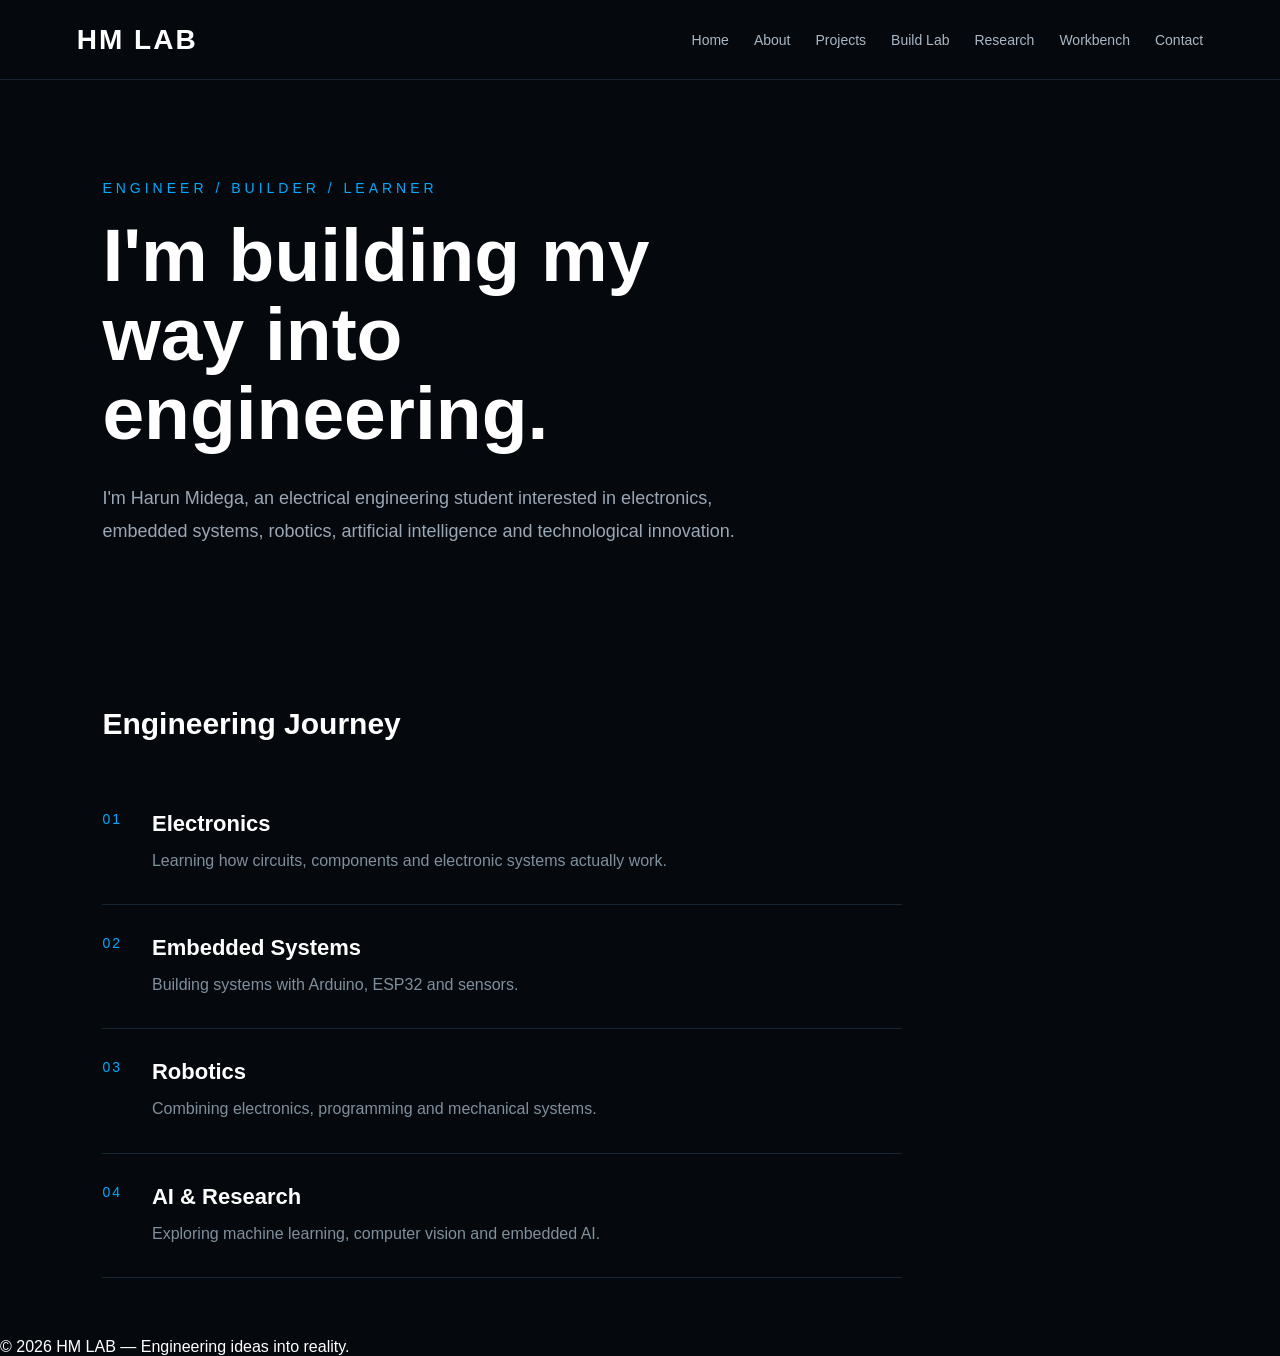
<file: about.html>
<!DOCTYPE html>
<html lang="en">

<head>

    <meta charset="UTF-8">

    <meta name="viewport"
          content="width=device-width, initial-scale=1.0">

    <title>About | HM LAB</title>

    <link rel="stylesheet" href="style.css">

</head>


<body>


    <header>

        <h1>HM LAB</h1>

        <nav>

            <a href="index.html">Home</a>

            <a href="about.html">About</a>

            <a href="projects.html">Projects</a>

            <a href="build-lab.html">Build Lab</a>

            <a href="research.html">Research</a>

            <a href="workbench.html">Workbench</a>

            <a href="contact.html">Contact</a>

        </nav>

    </header>


    <main>

        <section class="about-hero">

            <p class="small-text">
                ENGINEER / BUILDER / LEARNER
            </p>

            <h2>
                I'm building my way
                into engineering.
            </h2>

            <p>
                I'm Harun Midega, an electrical engineering
                student interested in electronics, embedded
                systems, robotics, artificial intelligence
                and technological innovation.
            </p>

        </section>


        <section class="journey">

            <h3>Engineering Journey</h3>

            <div class="timeline">

                <div class="timeline-item">

                    <span>01</span>

                    <div>
                        <h4>Electronics</h4>

                        <p>
                            Learning how circuits, components
                            and electronic systems actually work.
                        </p>
                    </div>

                </div>


                <div class="timeline-item">

                    <span>02</span>

                    <div>
                        <h4>Embedded Systems</h4>

                        <p>
                            Building systems with Arduino,
                            ESP32 and sensors.
                        </p>
                    </div>

                </div>


                <div class="timeline-item">

                    <span>03</span>

                    <div>
                        <h4>Robotics</h4>

                        <p>
                            Combining electronics, programming
                            and mechanical systems.
                        </p>
                    </div>

                </div>


                <div class="timeline-item">

                    <span>04</span>

                    <div>
                        <h4>AI & Research</h4>

                        <p>
                            Exploring machine learning,
                            computer vision and embedded AI.
                        </p>
                    </div>

                </div>

            </div>

        </section>


    </main>


    <footer>

        <p>
            © 2026 HM LAB — Engineering ideas into reality.
        </p>

    </footer>


    <script src="script.js"></script>

</body>

</html>
</file>
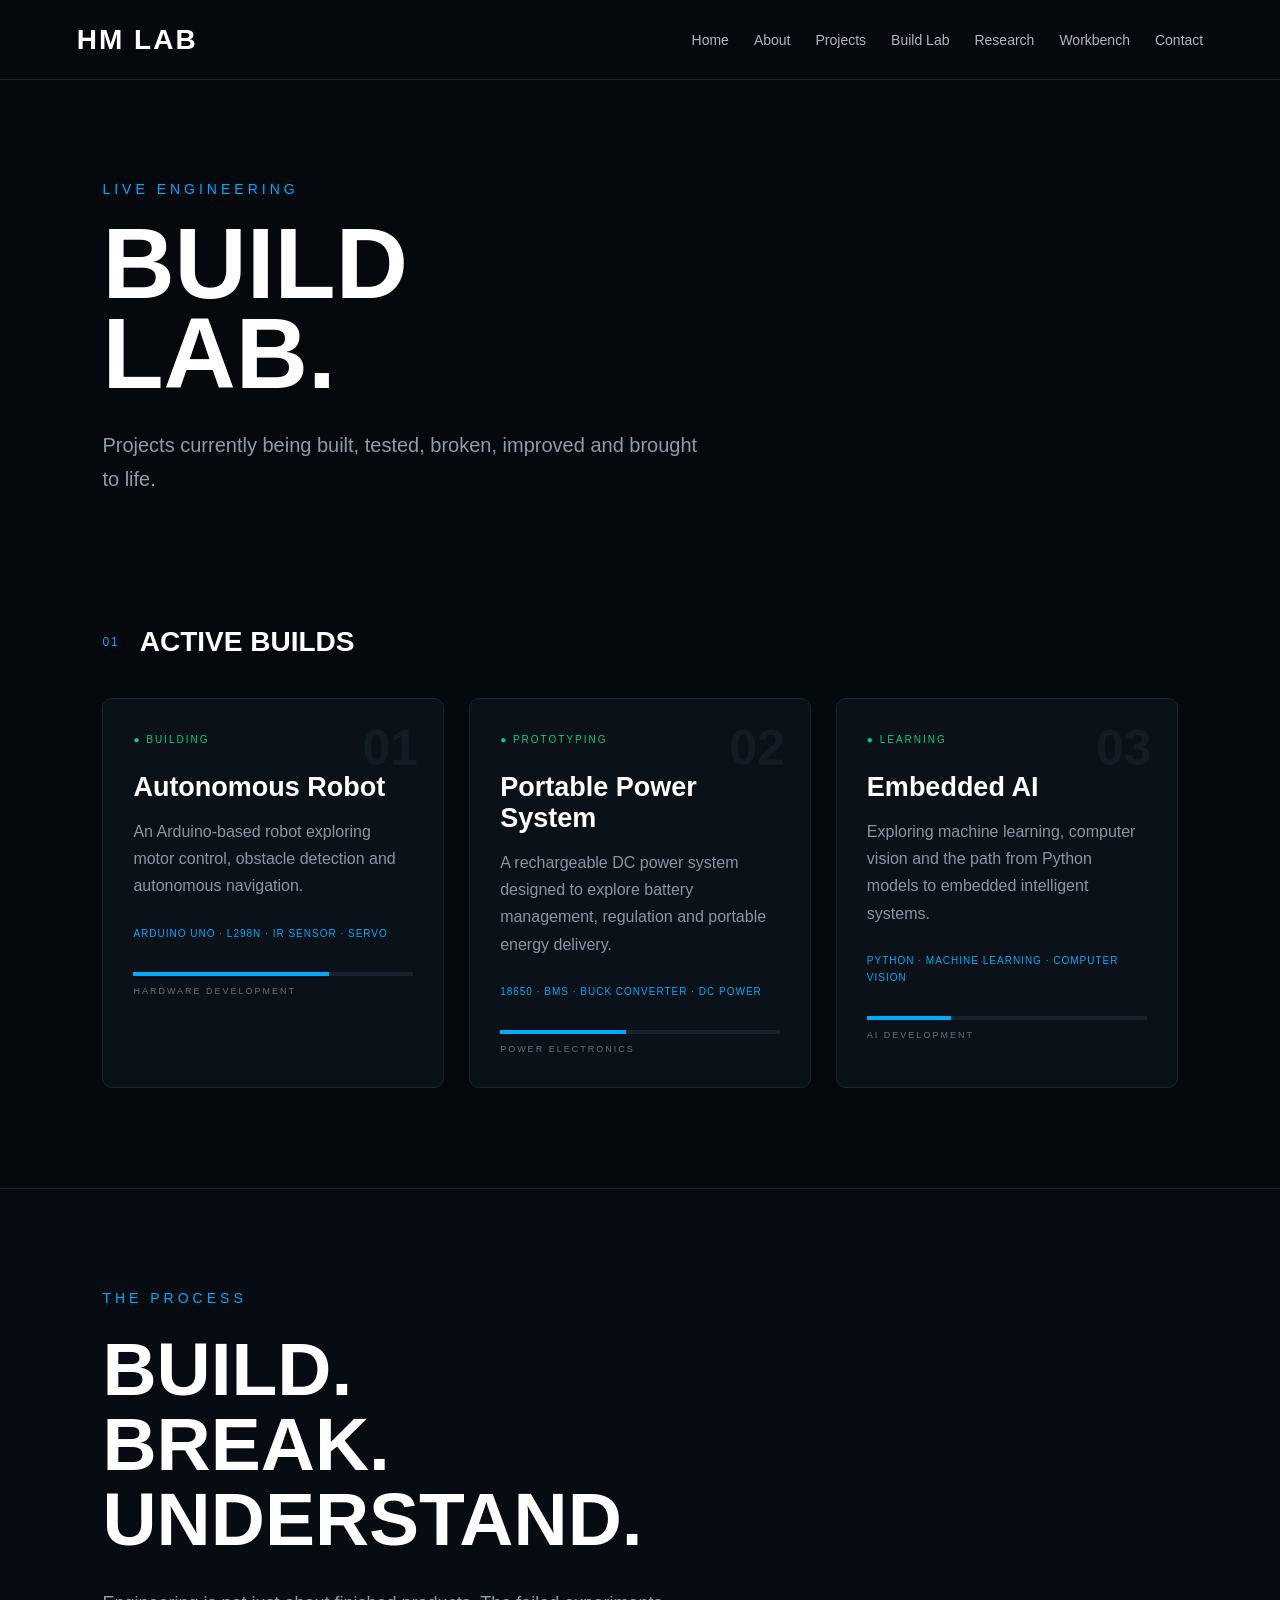
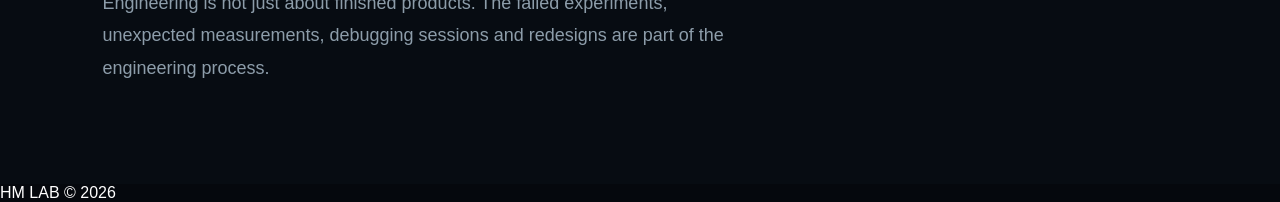
<file: build-lab.html>
<!DOCTYPE html>
<html lang="en">
<head>
    <meta charset="UTF-8">
    <meta name="viewport" content="width=device-width, initial-scale=1.0">

    <title>Build Lab | HM LAB</title>

    <link rel="stylesheet" href="style.css">
</head>

<body>

<header>

    <h1>HM LAB</h1>

    <nav>
        <a href="index.html">Home</a>
        <a href="about.html">About</a>
        <a href="projects.html">Projects</a>
        <a href="build-lab.html">Build Lab</a>
        <a href="research.html">Research</a>
        <a href="workbench.html">Workbench</a>
        <a href="contact.html">Contact</a>
    </nav>

</header>


<section class="build-hero">

    <span class="small-text">LIVE ENGINEERING</span>

    <h2>BUILD<br>LAB.</h2>

    <p>
        Projects currently being built, tested,
        broken, improved and brought to life.
    </p>

</section>


<section class="active-builds">

    <div class="section-heading">
        <span>01</span>
        <h3>ACTIVE BUILDS</h3>
    </div>


    <div class="build-grid">

        <article class="build-card">

            <div class="build-number">
                01
            </div>

            <div class="build-content">

                <span class="build-status">
                    ● BUILDING
                </span>

                <h3>Autonomous Robot</h3>

                <p>
                    An Arduino-based robot exploring motor control,
                    obstacle detection and autonomous navigation.
                </p>

                <div class="build-tech">
                    ARDUINO UNO · L298N · IR SENSOR · SERVO
                </div>

                <div class="progress">
                    <div class="progress-bar robot-progress"></div>
                </div>

                <span class="progress-text">
                    HARDWARE DEVELOPMENT
                </span>

            </div>

        </article>


        <article class="build-card">

            <div class="build-number">
                02
            </div>

            <div class="build-content">

                <span class="build-status">
                    ● PROTOTYPING
                </span>

                <h3>Portable Power System</h3>

                <p>
                    A rechargeable DC power system designed to
                    explore battery management, regulation and
                    portable energy delivery.
                </p>

                <div class="build-tech">
                    18650 · BMS · BUCK CONVERTER · DC POWER
                </div>

                <div class="progress">
                    <div class="progress-bar power-progress"></div>
                </div>

                <span class="progress-text">
                    POWER ELECTRONICS
                </span>

            </div>

        </article>


        <article class="build-card">

            <div class="build-number">
                03
            </div>

            <div class="build-content">

                <span class="build-status">
                    ● LEARNING
                </span>

                <h3>Embedded AI</h3>

                <p>
                    Exploring machine learning, computer vision
                    and the path from Python models to embedded
                    intelligent systems.
                </p>

                <div class="build-tech">
                    PYTHON · MACHINE LEARNING · COMPUTER VISION
                </div>

                <div class="progress">
                    <div class="progress-bar ai-progress"></div>
                </div>

                <span class="progress-text">
                    AI DEVELOPMENT
                </span>

            </div>

        </article>

    </div>

</section>


<section class="build-philosophy">

    <span class="small-text">THE PROCESS</span>

    <h3>
        BUILD.<br>
        BREAK.<br>
        UNDERSTAND.
    </h3>

    <p>
        Engineering is not just about finished products.
        The failed experiments, unexpected measurements,
        debugging sessions and redesigns are part of the
        engineering process.
    </p>

</section>


<footer>

    <p>HM LAB © 2026</p>

</footer>


<script src="script.js"></script>

</body>
</html>
</file>
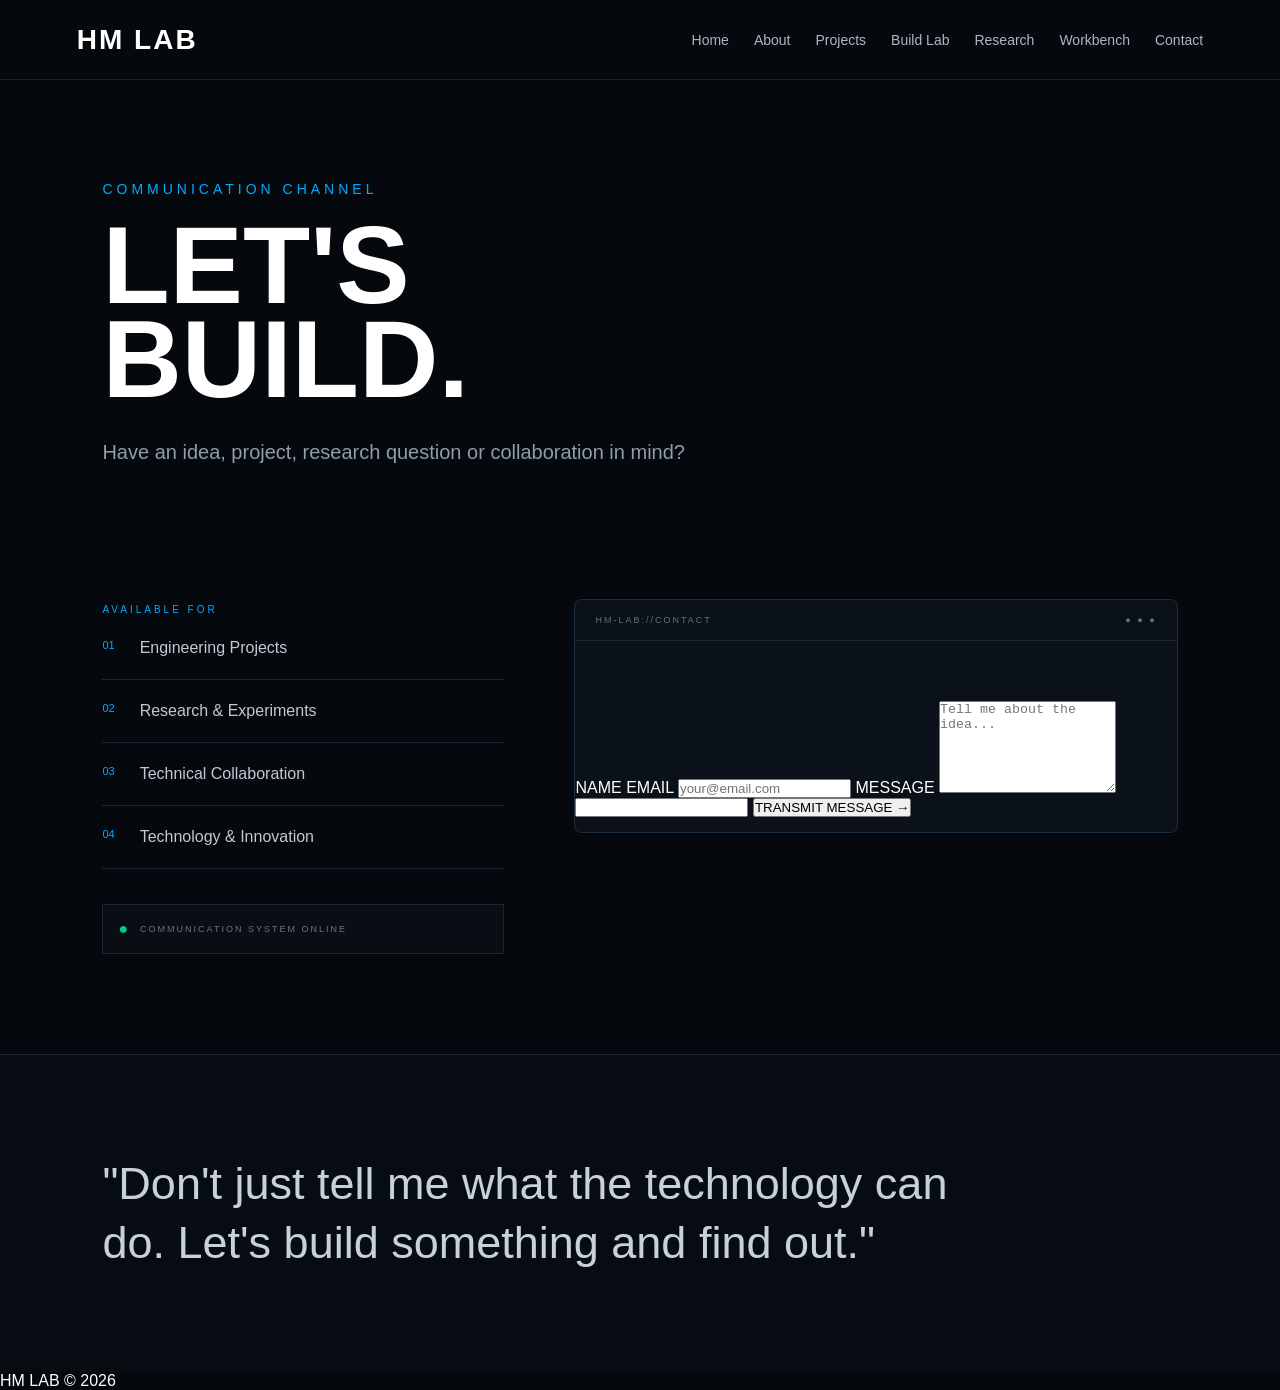
<file: contact.html>
<!DOCTYPE html>
<html lang="en">
<head>
    <meta charset="UTF-8">
    <meta name="viewport" content="width=device-width, initial-scale=1.0">

    <title>Contact | HM LAB</title>

    <link rel="stylesheet" href="style.css">
</head>

<body>

<header>

    <h1>HM LAB</h1>

    <nav>
        <a href="index.html">Home</a>
        <a href="about.html">About</a>
        <a href="projects.html">Projects</a>
        <a href="build-lab.html">Build Lab</a>
        <a href="research.html">Research</a>
        <a href="workbench.html">Workbench</a>
        <a href="contact.html">Contact</a>
    </nav>

</header>


<section class="contact-hero">

    <span class="small-text">COMMUNICATION CHANNEL</span>

    <h2>
        LET'S<br>
        BUILD.
    </h2>

    <p>
        Have an idea, project, research question or
        collaboration in mind?
    </p>

</section>


<section class="contact-section">

    <div class="contact-grid">


        <div class="contact-info">

            <span class="contact-label">
                AVAILABLE FOR
            </span>

            <div class="contact-item">
                <span>01</span>
                <p>Engineering Projects</p>
            </div>

            <div class="contact-item">
                <span>02</span>
                <p>Research & Experiments</p>
            </div>

            <div class="contact-item">
                <span>03</span>
                <p>Technical Collaboration</p>
            </div>

            <div class="contact-item">
                <span>04</span>
                <p>Technology & Innovation</p>
            </div>


            <div class="contact-status">

                <span>●</span>

                <p>
                    COMMUNICATION SYSTEM ONLINE
                </p>

            </div>

        </div>


        <div class="contact-form">

            <div class="terminal-top">
                <span>HM-LAB://CONTACT</span>
                <span>● ● ●</span>
            </div>


            <form id="contactForm" name="contact" method="POST" data-netlify="true"></form>

                <label for="name">
                    NAME
                </label>

                


                <label for="email">
                    EMAIL
                </label>

                <input
                    type="email"
                    id="email"
                    placeholder="your@email.com"
                    required
                >


                <label for="message">
                    MESSAGE
                </label>

                <textarea
                    id="message"
                    rows="6"
                    placeholder="Tell me about the idea..."
                    required
                ></textarea>
                
                <input
                   type="text"
                   name="website"
                   autocomplete="off"
                    tabindex="-1"
                    class="honeypot"
>


                <button type="submit">
                    TRANSMIT MESSAGE →
                </button>

                <p id="form-status"></p>

            </form>

        </div>

    </div>

</section>


<section class="contact-quote">

    <p>
        "Don't just tell me what the technology can do.
        Let's build something and find out."
    </p>

</section>


<footer>

    <p>HM LAB © 2026</p>

</footer>


<script src="script.js"></script>

</body>
</html>
</file>
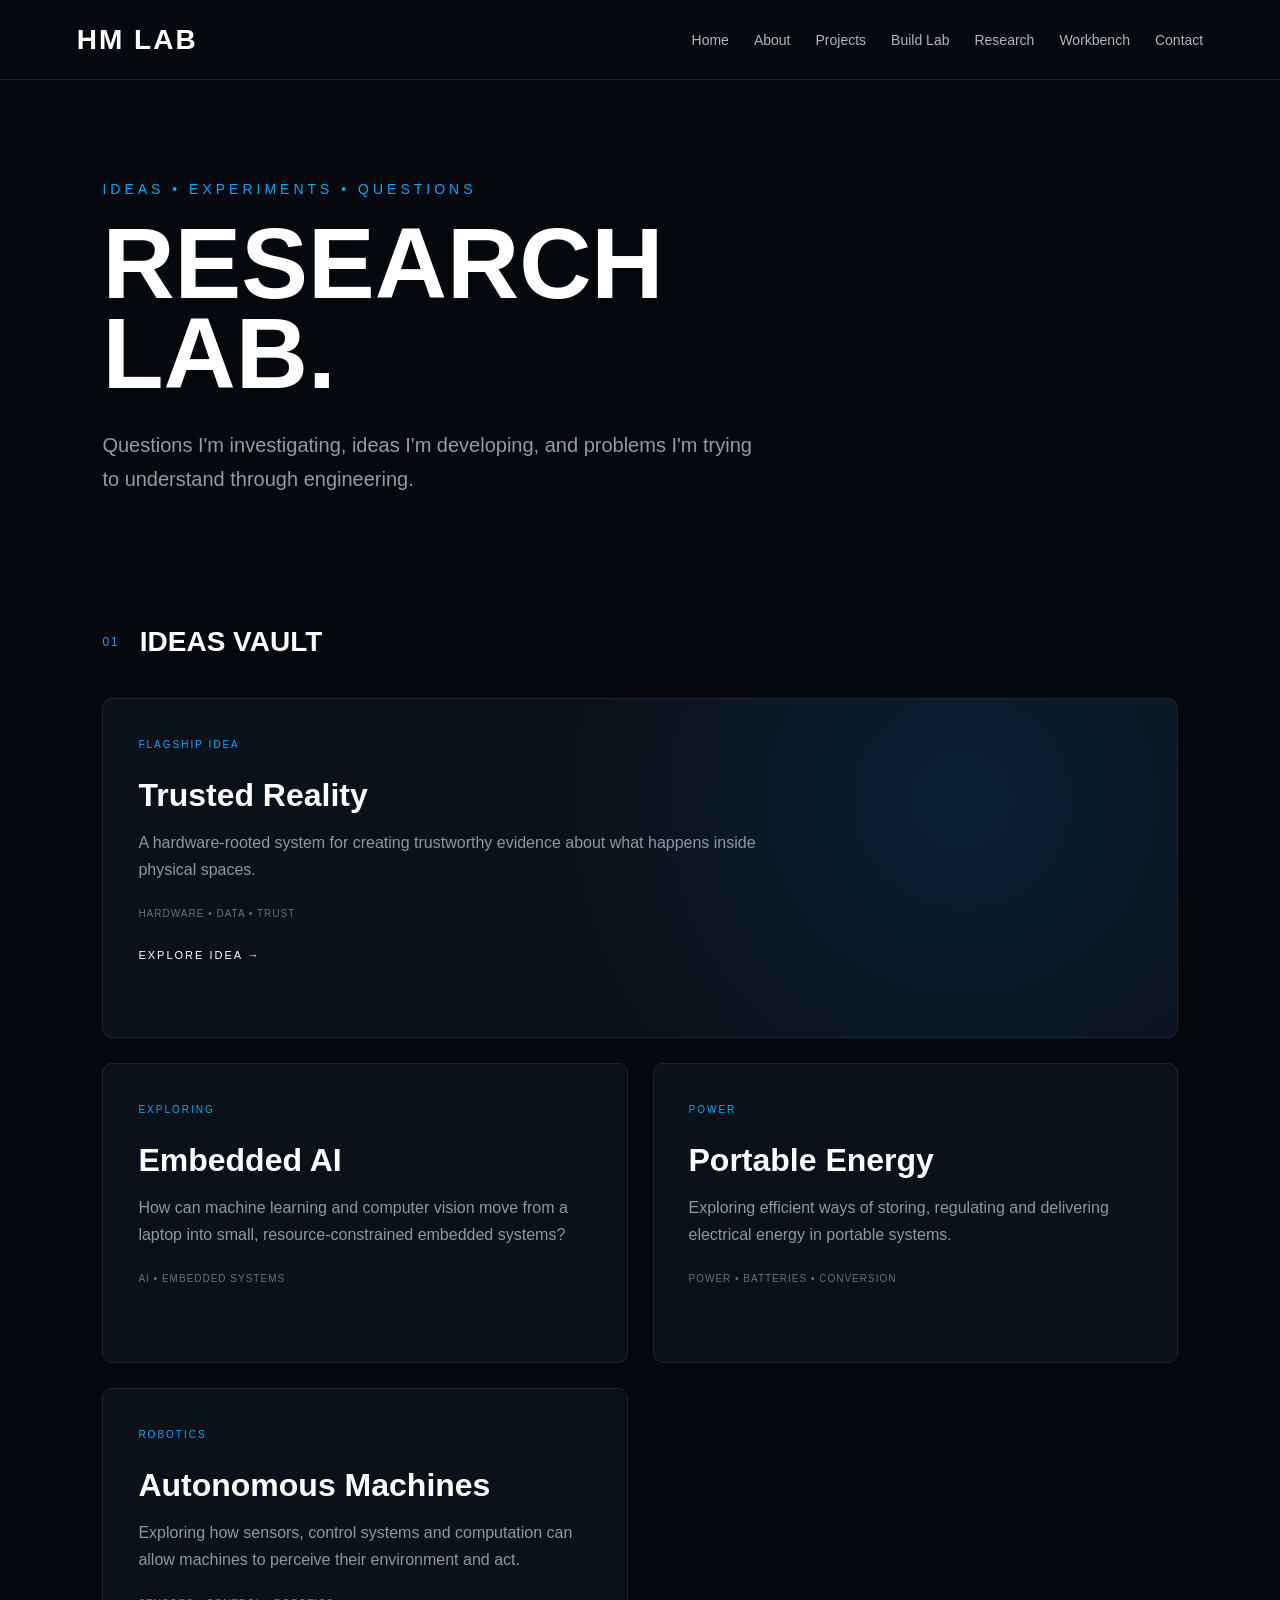
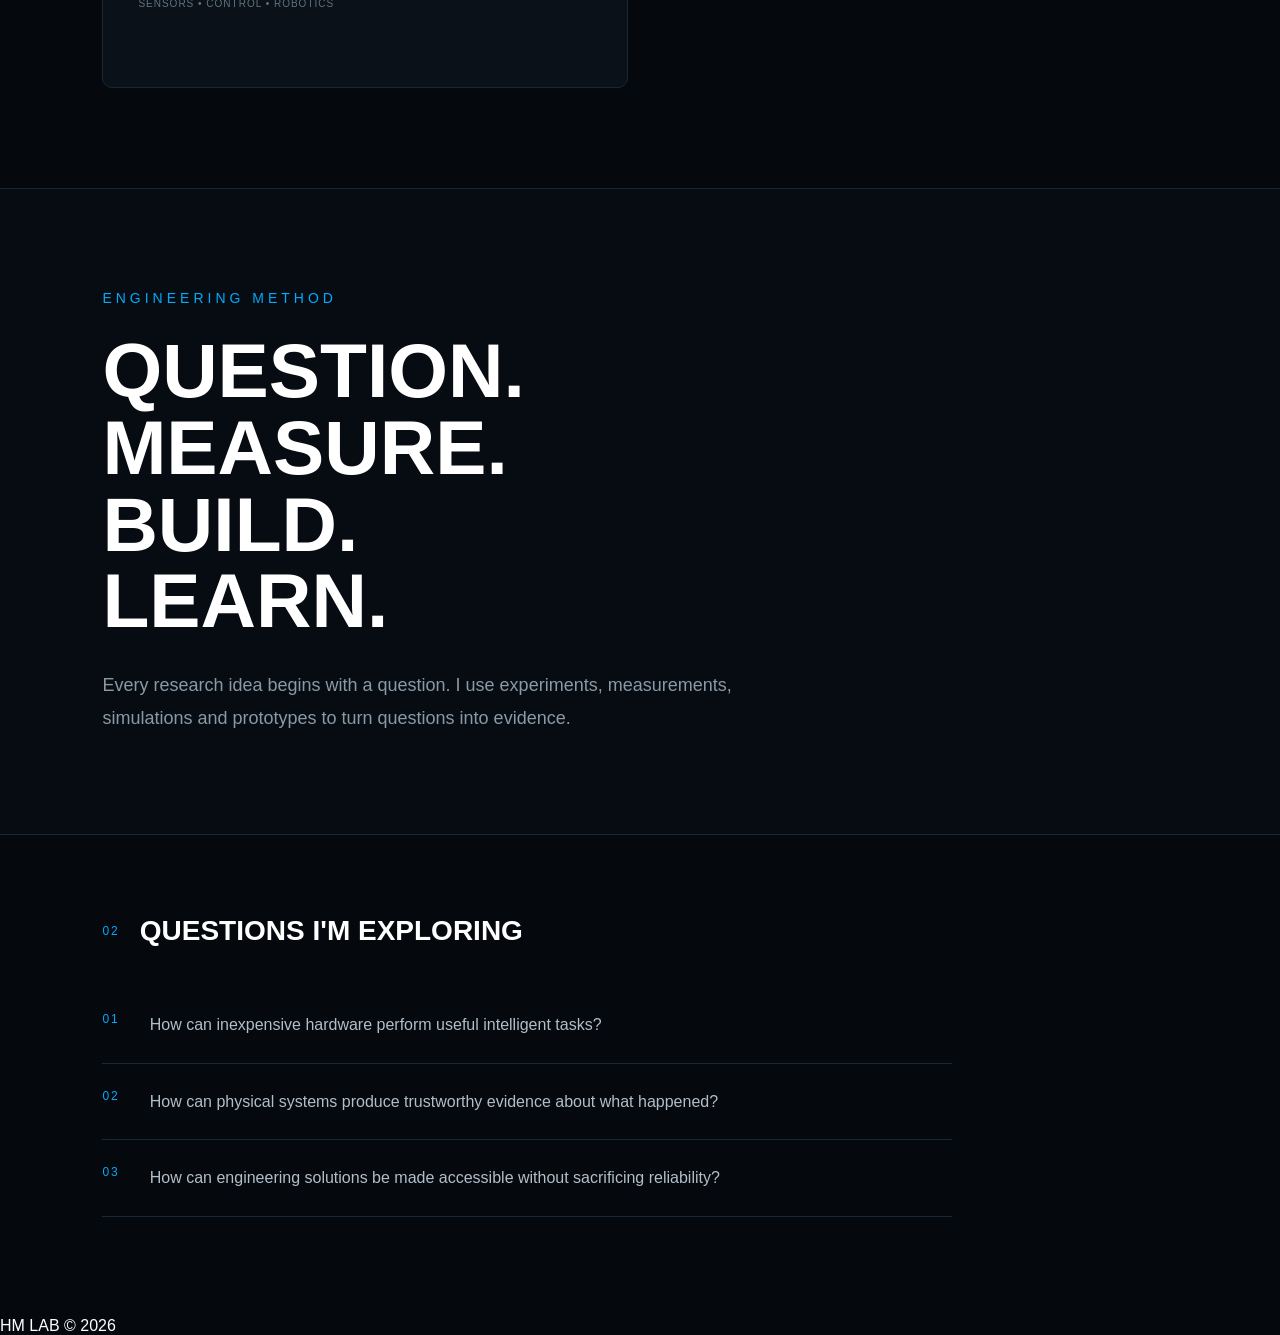
<file: research.html>
<!DOCTYPE html>
<html lang="en">
<head>
    <meta charset="UTF-8">
    <meta name="viewport" content="width=device-width, initial-scale=1.0">

    <title>Research | HM LAB</title>

    <link rel="stylesheet" href="style.css">
</head>

<body>

<header>

    <h1>HM LAB</h1>

    <nav>
        <a href="index.html">Home</a>
        <a href="about.html">About</a>
        <a href="projects.html">Projects</a>
        <a href="build-lab.html">Build Lab</a>
        <a href="research.html">Research</a>
        <a href="workbench.html">Workbench</a>
        <a href="contact.html">Contact</a>
    </nav>

</header>


<section class="research-hero">

    <span class="small-text">IDEAS • EXPERIMENTS • QUESTIONS</span>

    <h2>
        RESEARCH<br>
        LAB.
    </h2>

    <p>
        Questions I'm investigating, ideas I'm developing,
        and problems I'm trying to understand through
        engineering.
    </p>

</section>


<section class="research-section">

    <div class="section-heading">
        <span>01</span>
        <h3>IDEAS VAULT</h3>
    </div>


    <div class="research-grid">

        <article class="research-card featured">

            <span class="research-tag">FLAGSHIP IDEA</span>

            <h3>Trusted Reality</h3>

            <p>
                A hardware-rooted system for creating trustworthy
                evidence about what happens inside physical spaces.
            </p>

            <div class="research-meta">
                HARDWARE • DATA • TRUST
            </div>

            <a href="#" class="research-link">
                EXPLORE IDEA →
            </a>

        </article>


        <article class="research-card">

            <span class="research-tag">EXPLORING</span>

            <h3>Embedded AI</h3>

            <p>
                How can machine learning and computer vision
                move from a laptop into small, resource-constrained
                embedded systems?
            </p>

            <div class="research-meta">
                AI • EMBEDDED SYSTEMS
            </div>

        </article>


        <article class="research-card">

            <span class="research-tag">POWER</span>

            <h3>Portable Energy</h3>

            <p>
                Exploring efficient ways of storing, regulating
                and delivering electrical energy in portable
                systems.
            </p>

            <div class="research-meta">
                POWER • BATTERIES • CONVERSION
            </div>

        </article>


        <article class="research-card">

            <span class="research-tag">ROBOTICS</span>

            <h3>Autonomous Machines</h3>

            <p>
                Exploring how sensors, control systems and
                computation can allow machines to perceive
                their environment and act.
            </p>

            <div class="research-meta">
                SENSORS • CONTROL • ROBOTICS
            </div>

        </article>

    </div>

</section>


<section class="research-process">

    <span class="small-text">ENGINEERING METHOD</span>

    <h3>
        QUESTION.<br>
        MEASURE.<br>
        BUILD.<br>
        LEARN.
    </h3>

    <p>
        Every research idea begins with a question.
        I use experiments, measurements, simulations and
        prototypes to turn questions into evidence.
    </p>

</section>


<section class="questions">

    <div class="section-heading">
        <span>02</span>
        <h3>QUESTIONS I'M EXPLORING</h3>
    </div>

    <div class="question-list">

        <div>
            <span>01</span>
            <p>
                How can inexpensive hardware perform useful
                intelligent tasks?
            </p>
        </div>

        <div>
            <span>02</span>
            <p>
                How can physical systems produce trustworthy
                evidence about what happened?
            </p>
        </div>

        <div>
            <span>03</span>
            <p>
                How can engineering solutions be made accessible
                without sacrificing reliability?
            </p>
        </div>

    </div>

</section>


<footer>

    <p>HM LAB © 2026</p>

</footer>


<script src="script.js"></script>

</body>
</html>
</file>
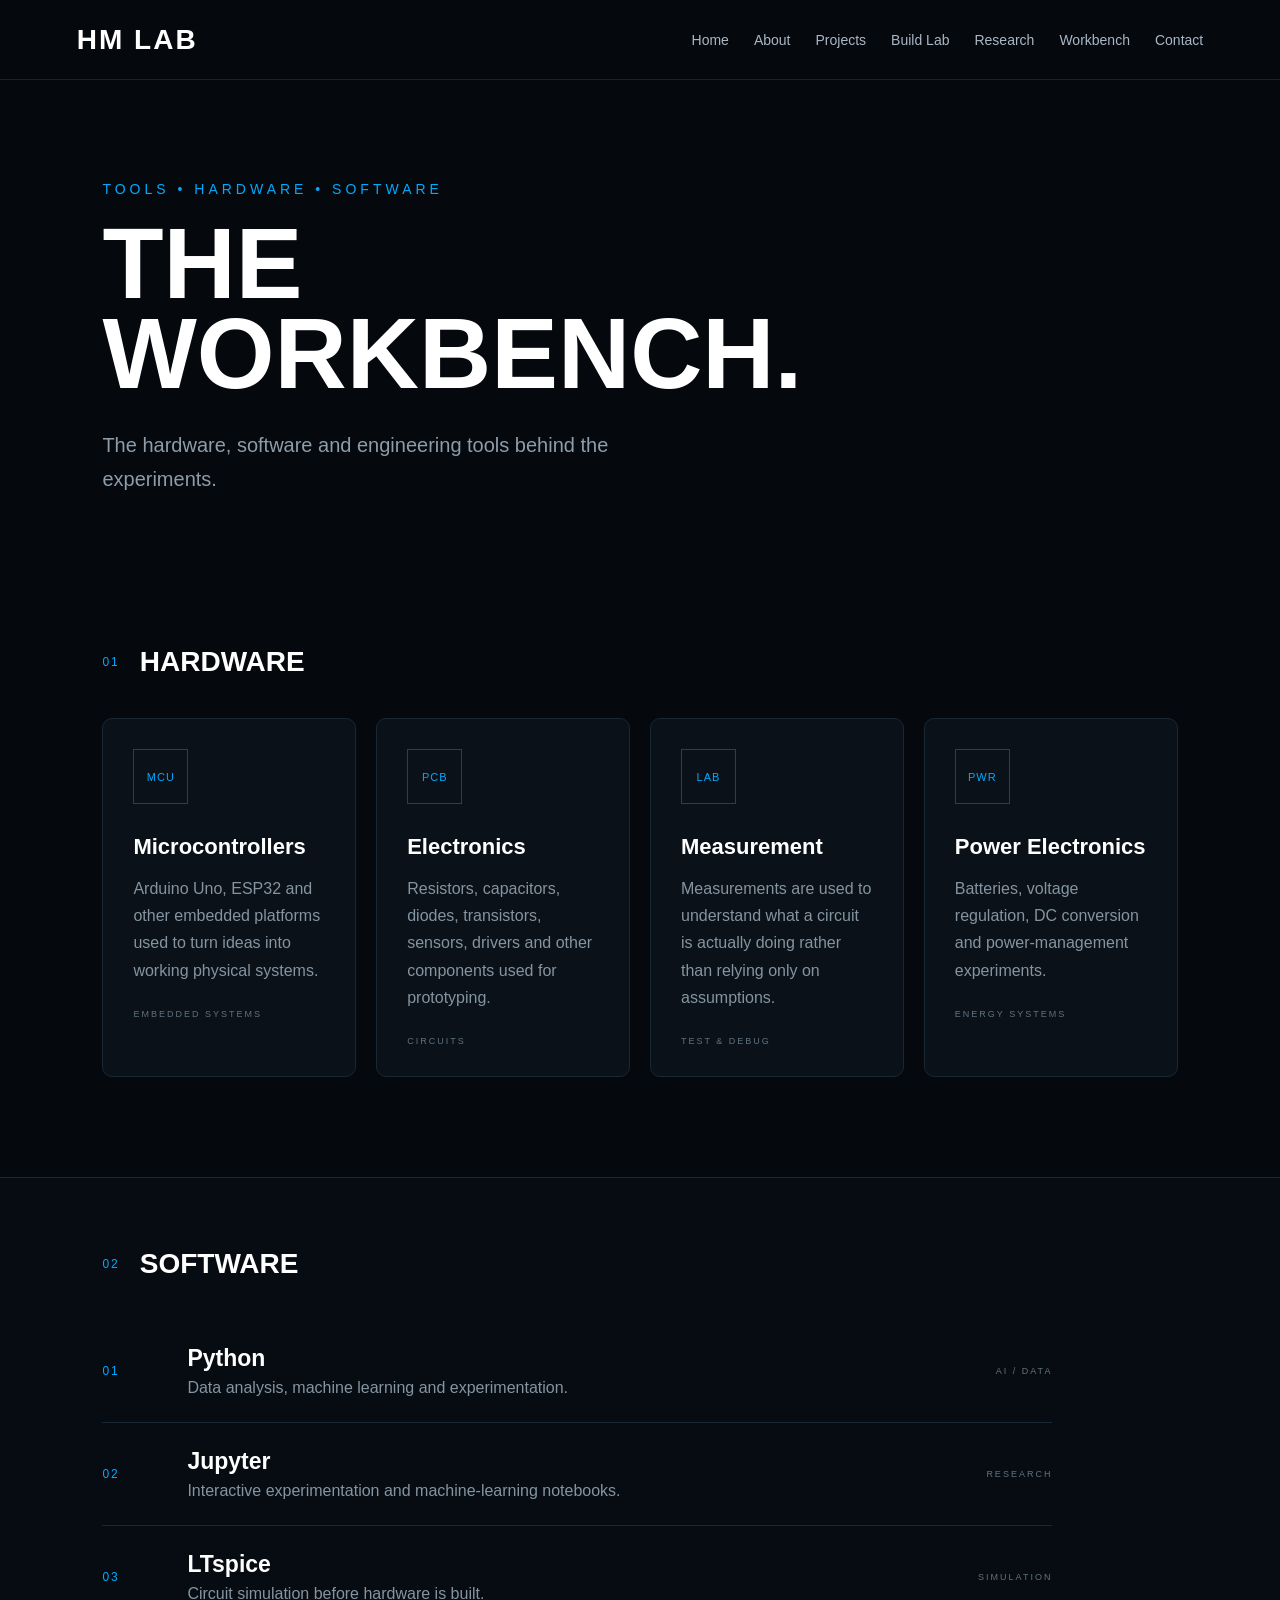
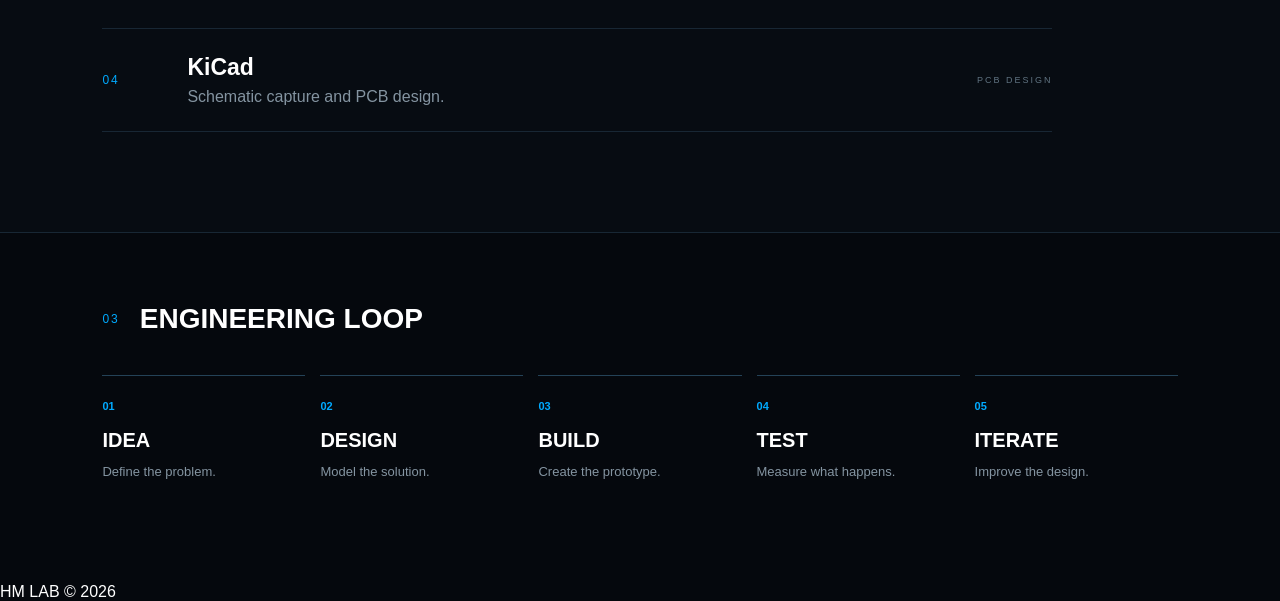
<file: workbench.html>
<!DOCTYPE html>
<html lang="en">
<head>
    <meta charset="UTF-8">
    <meta name="viewport" content="width=device-width, initial-scale=1.0">

    <title>Workbench | HM LAB</title>

    <link rel="stylesheet" href="style.css">
</head>

<body>

<header>

    <h1>HM LAB</h1>

    <nav>
        <a href="index.html">Home</a>
        <a href="about.html">About</a>
        <a href="projects.html">Projects</a>
        <a href="build-lab.html">Build Lab</a>
        <a href="research.html">Research</a>
        <a href="workbench.html">Workbench</a>
        <a href="contact.html">Contact</a>
    </nav>

</header>


<section class="workbench-hero">

    <span class="small-text">TOOLS • HARDWARE • SOFTWARE</span>

    <h2>
        THE<br>
        WORKBENCH.
    </h2>

    <p>
        The hardware, software and engineering tools
        behind the experiments.
    </p>

</section>


<section class="bench-section">

    <div class="section-heading">
        <span>01</span>
        <h3>HARDWARE</h3>
    </div>


    <div class="tool-grid">

        <article class="tool-card">

            <div class="tool-icon">MCU</div>

            <h3>Microcontrollers</h3>

            <p>
                Arduino Uno, ESP32 and other embedded
                platforms used to turn ideas into working
                physical systems.
            </p>

            <span>EMBEDDED SYSTEMS</span>

        </article>


        <article class="tool-card">

            <div class="tool-icon">PCB</div>

            <h3>Electronics</h3>

            <p>
                Resistors, capacitors, diodes, transistors,
                sensors, drivers and other components used
                for prototyping.
            </p>

            <span>CIRCUITS</span>

        </article>


        <article class="tool-card">

            <div class="tool-icon">LAB</div>

            <h3>Measurement</h3>

            <p>
                Measurements are used to understand what a
                circuit is actually doing rather than relying
                only on assumptions.
            </p>

            <span>TEST & DEBUG</span>

        </article>


        <article class="tool-card">

            <div class="tool-icon">PWR</div>

            <h3>Power Electronics</h3>

            <p>
                Batteries, voltage regulation, DC conversion
                and power-management experiments.
            </p>

            <span>ENERGY SYSTEMS</span>

        </article>

    </div>

</section>


<section class="bench-section dark-section">

    <div class="section-heading">
        <span>02</span>
        <h3>SOFTWARE</h3>
    </div>


    <div class="software-list">

        <div class="software-item">

            <span class="software-number">01</span>

            <div>
                <h3>Python</h3>
                <p>
                    Data analysis, machine learning and
                    experimentation.
                </p>
            </div>

            <span class="software-type">AI / DATA</span>

        </div>


        <div class="software-item">

            <span class="software-number">02</span>

            <div>
                <h3>Jupyter</h3>
                <p>
                    Interactive experimentation and
                    machine-learning notebooks.
                </p>
            </div>

            <span class="software-type">RESEARCH</span>

        </div>


        <div class="software-item">

            <span class="software-number">03</span>

            <div>
                <h3>LTspice</h3>
                <p>
                    Circuit simulation before hardware
                    is built.
                </p>
            </div>

            <span class="software-type">SIMULATION</span>

        </div>


        <div class="software-item">

            <span class="software-number">04</span>

            <div>
                <h3>KiCad</h3>
                <p>
                    Schematic capture and PCB design.
                </p>
            </div>

            <span class="software-type">PCB DESIGN</span>

        </div>

    </div>

</section>


<section class="bench-section">

    <div class="section-heading">
        <span>03</span>
        <h3>ENGINEERING LOOP</h3>
    </div>


    <div class="engineering-loop">

        <div>
            <strong>01</strong>
            <h3>IDEA</h3>
            <p>Define the problem.</p>
        </div>

        <div>
            <strong>02</strong>
            <h3>DESIGN</h3>
            <p>Model the solution.</p>
        </div>

        <div>
            <strong>03</strong>
            <h3>BUILD</h3>
            <p>Create the prototype.</p>
        </div>

        <div>
            <strong>04</strong>
            <h3>TEST</h3>
            <p>Measure what happens.</p>
        </div>

        <div>
            <strong>05</strong>
            <h3>ITERATE</h3>
            <p>Improve the design.</p>
        </div>

    </div>

</section>


<footer>

    <p>HM LAB © 2026</p>

</footer>


<script src="script.js"></script>

</body>
</html>
</file>
<file: style.css>
* {
    margin: 0;
    padding: 0;
    box-sizing: border-box;
}

body {
    background: #05080d;
    color: #ffffff;
    font-family: Arial, sans-serif;
}

header {
    height: 80px;
    display: flex;
    align-items: center;
    justify-content: space-between;

    padding: 0 6%;

    border-bottom: 1px solid #18232f;
}

header h1 {
    font-size: 28px;
    letter-spacing: 2px;
}

nav {
    display: flex;
    gap: 25px;
}

nav a {
    color: #aab7c4;
    text-decoration: none;
    font-size: 14px;
}.hero {
    min-height: 600px;

    display: flex;
    align-items: center;
    justify-content: space-between;

    padding: 80px 8%;

    background:
        radial-gradient(
            circle at 80% 40%,
            rgba(0, 140, 255, 0.15),
            transparent 35%
        );
}

.hero-text {
    max-width: 650px;
}

.small-text {
    color: #00aaff;
    letter-spacing: 4px;
    font-size: 14px;
    margin-bottom: 10px;
}

.hero h2 {
    font-size: clamp(50px, 7vw, 90px);
    line-height: 1;
    margin-bottom: 20px;

    background: linear-gradient(
        90deg,
        #ffffff,
        #00aaff
    );

    -webkit-background-clip: text;
    color: transparent;
}

.subtitle {
    color: #9aa8b5;
    font-size: 18px;
    margin-bottom: 25px;
}

.description {
    font-size: 24px;
    line-height: 1.5;
    max-width: 500px;
}

nav a:hover {
    color: #00aaff;
}
.buttons {
    display: flex;
    gap: 15px;
    margin-top: 35px;
}

.button {
    padding: 14px 24px;
    border-radius: 6px;

    text-decoration: none;
    font-weight: bold;

    transition: 0.3s;
}

.primary {
    background: #00aaff;
    color: #ffffff;
}

.primary:hover {
    transform: translateY(-3px);
    box-shadow: 0 10px 30px rgba(0, 170, 255, 0.3);
}

.secondary {
    border: 1px solid #314150;
    color: #ffffff;
}

.secondary:hover {
    border-color: #00aaff;
    color: #00aaff;
}
.hero-visual {
    display: flex;
    justify-content: center;
    align-items: center;

    width: 350px;
    height: 350px;
}

.lab-box {
    width: 250px;
    height: 250px;

    border: 1px solid #00aaff;

    display: flex;
    flex-direction: column;
    justify-content: center;
    align-items: center;

    position: relative;

    background: rgba(0, 170, 255, 0.04);

    box-shadow:
        0 0 40px rgba(0, 170, 255, 0.15);
}

.lab-box span {
    font-size: 70px;
    font-weight: bold;

    color: #00aaff;
}

.lab-box p {
    text-align: center;
    letter-spacing: 5px;
    color: #8ea1b2;
}
.focus {
    padding: 60px 8%;
}

.focus h3,
.projects h3 {
    font-size: 28px;
    margin-bottom: 30px;
}

.focus-grid {
    display: grid;
    grid-template-columns: repeat(4, 1fr);
    gap: 15px;
}

.focus-grid div {
    padding: 25px;

    background: #0b1118;

    border: 1px solid #182734;

    border-radius: 8px;

    color: #c7d3dd;

    transition: 0.3s;
}

.focus-grid div:hover {
    transform: translateY(-5px);
    border-color: #00aaff;
}
.projects {
    padding: 60px 8%;
}

.project-grid {
    display: grid;

    grid-template-columns:
        repeat(4, 1fr);

    gap: 20px;
}

.project-card {
    min-height: 180px;

    padding: 25px;

    background: #0b1118;

    border: 1px solid #182734;

    border-radius: 10px;

    display: flex;
    flex-direction: column;
    justify-content: flex-end;

    transition: 0.3s;
}

.project-card:hover {
    transform: translateY(-7px);

    border-color: #00aaff;

    box-shadow:
        0 15px 40px rgba(0, 170, 255, 0.1);
}

.project-card h4 {
    font-size: 20px;
    margin-bottom: 8px;
}

.project-card p {
    color: #778896;
}@media (max-width: 800px) {

    header {
        flex-direction: column;
        height: auto;
        padding: 20px;
        gap: 20px;
    }

    nav {
        flex-wrap: wrap;
        justify-content: center;
        gap: 15px;
    }

    .hero {
        flex-direction: column;
        text-align: center;
        gap: 50px;
    }

    .hero-text {
        display: flex;
        flex-direction: column;
        align-items: center;
    }

    .focus-grid {
        grid-template-columns: repeat(2, 1fr);
    }

    .project-grid {
        grid-template-columns: repeat(2, 1fr);
    }

    .hero-visual {
        width: 250px;
        height: 250px;
    }
}
.project-card {
    padding: 0;
    overflow: hidden;
    min-height: 300px;
}

.project-card img {
    width: 100%;
    height: 190px;

    object-fit: cover;

    display: block;

    transition: transform 0.4s ease;
}

.project-card:hover img {
    transform: scale(1.05);
}

.project-info {
    padding: 20px;
}
.hero-card {
    width: 300px;
    height: 350px;

    border: 1px solid #1d3a4d;
    border-radius: 12px;

    background:
        linear-gradient(
            145deg,
            #0c1822,
            #05080d
        );

    display: flex;
    flex-direction: column;

    justify-content: center;
    align-items: center;

    position: relative;

    box-shadow:
        0 0 60px rgba(0, 170, 255, 0.12);
}

.status {
    position: absolute;
    top: 20px;

    font-size: 11px;
    letter-spacing: 2px;

    color: #00d084;
}

.hero-logo {
    font-size: 90px;
    font-weight: bold;

    color: #00aaff;

    text-shadow:
        0 0 30px rgba(0, 170, 255, 0.5);
}

.hero-card p {
    letter-spacing: 5px;
    margin-top: 10px;
}

.hero-card span:last-child {
    margin-top: 30px;

    font-size: 10px;
    letter-spacing: 2px;

    color: #657886;
}.system-line {
    display: flex;
    justify-content: center;
    gap: 30px;

    padding: 20px;

    border-top: 1px solid #14232f;
    border-bottom: 1px solid #14232f;

    color: #607381;

    font-size: 11px;
    letter-spacing: 2px;

    overflow: hidden;
}#boot-screen {
    position: fixed;
    inset: 0;

    background: #05080d;

    display: flex;
    justify-content: center;
    align-items: center;

    z-index: 9999;

    transition: opacity 0.8s ease;
}

.boot-content {
    text-align: center;
}

.boot-logo {
    font-size: 80px;
    font-weight: bold;

    color: #00aaff;

    text-shadow:
        0 0 30px rgba(0, 170, 255, 0.6);

    margin-bottom: 20px;
}

#boot-text {
    color: #7f95a5;

    font-size: 12px;

    letter-spacing: 4px;
}
.project-status {
    display: block;

    margin-bottom: 10px;

    font-size: 10px;

    letter-spacing: 2px;

    color: #00d084;
}.status-button {
    margin-top: 20px;

    padding: 12px 20px;

    background: transparent;

    border: 1px solid #1d3a4d;

    color: #8ea1b2;

    cursor: pointer;

    border-radius: 5px;
}

.status-button:hover {
    border-color: #00aaff;
    color: #00aaff;
}

#lab-status {
    margin-top: 12px;

    font-size: 12px;

    color: #00d084;
}
.about-hero {
    padding: 100px 8%;
    max-width: 900px;
}

.about-hero h2 {
    font-size: clamp(45px, 6vw, 75px);

    line-height: 1.05;

    margin: 20px 0 30px;
}

.about-hero > p:last-child {
    color: #9aa8b5;

    font-size: 18px;

    line-height: 1.8;

    max-width: 700px;
}


.journey {
    padding: 60px 8%;
}

.journey h3 {
    font-size: 30px;

    margin-bottom: 40px;
}


.timeline {
    max-width: 800px;
}


.timeline-item {
    display: flex;

    gap: 30px;

    padding: 30px 0;

    border-bottom: 1px solid #182734;
}


.timeline-item > span {
    color: #00aaff;

    font-size: 14px;

    letter-spacing: 2px;
}


.timeline-item h4 {
    font-size: 22px;

    margin-bottom: 10px;
}


.timeline-item p {
    color: #7f909d;

    line-height: 1.7;
}
.projects-hero {
    padding: 100px 8% 60px;

    max-width: 900px;
}

.projects-hero h2 {
    font-size: clamp(50px, 7vw, 85px);

    line-height: 1;

    margin: 20px 0 30px;
}

.projects-hero > p:last-child {
    color: #8d9daa;

    font-size: 18px;

    line-height: 1.7;

    max-width: 650px;
}


.all-projects {
    padding: 40px 8% 100px;

    display: grid;

    grid-template-columns:
        repeat(2, 1fr);

    gap: 30px;
}


.large-project {
    background: #0b1118;

    border: 1px solid #182734;

    border-radius: 12px;

    overflow: hidden;

    transition: 0.3s;
}


.large-project:hover {

    transform: translateY(-8px);

    border-color: #00aaff;

    box-shadow:
        0 20px 50px rgba(0, 170, 255, 0.1);
}


.project-image {
    height: 280px;

    overflow: hidden;
}


.project-image img {
    width: 100%;

    height: 100%;

    object-fit: cover;

    transition: transform 0.5s ease;
}


.large-project:hover
.project-image img {

    transform: scale(1.06);
}


.large-project-info {

    padding: 30px;
}


.large-project-info h3 {

    font-size: 30px;

    margin: 12px 0 15px;
}


.large-project-info p {

    color: #8999a6;

    line-height: 1.7;

    margin-bottom: 20px;
}


.tech-list {

    color: #00aaff;

    font-size: 12px;

    letter-spacing: 1px;

    margin-bottom: 25px;
}


.project-link {

    color: #ffffff;

    text-decoration: none;

    font-size: 12px;

    letter-spacing: 2px;
}


.project-link:hover {

    color: #00aaff;
}
@media (max-width: 800px) {

    .all-projects {

        grid-template-columns: 1fr;

    }

}
/* BUILD LAB */

.build-hero {
    padding: 100px 8% 80px;
    max-width: 900px;
}

.build-hero h2 {
    font-size: clamp(60px, 8vw, 100px);
    line-height: 0.9;
    margin: 20px 0 30px;
}

.build-hero p {
    color: #8d9daa;
    font-size: 20px;
    line-height: 1.7;
    max-width: 600px;
}


.active-builds {
    padding: 50px 8% 100px;
}

.section-heading {
    display: flex;
    align-items: center;
    gap: 20px;
    margin-bottom: 40px;
}

.section-heading span {
    color: #00aaff;
    font-size: 12px;
    letter-spacing: 2px;
}

.section-heading h3 {
    font-size: 28px;
}


.build-grid {
    display: grid;
    grid-template-columns: repeat(3, 1fr);
    gap: 25px;
}


.build-card {
    position: relative;
    background: #0b1118;
    border: 1px solid #182734;
    border-radius: 10px;
    padding: 30px;
    min-height: 390px;
    overflow: hidden;
    transition: 0.3s;
}

.build-card:hover {
    transform: translateY(-8px);
    border-color: #00aaff;
    box-shadow: 0 20px 50px rgba(0, 170, 255, 0.1);
}


.build-number {
    position: absolute;
    top: 20px;
    right: 25px;
    font-size: 50px;
    font-weight: bold;
    color: #111c25;
}


.build-content {
    position: relative;
    z-index: 2;
}


.build-status {
    color: #00d084;
    font-size: 10px;
    letter-spacing: 2px;
}


.build-content h3 {
    font-size: 27px;
    margin: 25px 0 15px;
}


.build-content p {
    color: #8796a3;
    line-height: 1.7;
}


.build-tech {
    color: #00aaff;
    font-size: 10px;
    letter-spacing: 1px;
    line-height: 1.7;
    margin-top: 25px;
}


.progress {
    height: 4px;
    background: #18232d;
    margin-top: 30px;
    overflow: hidden;
}


.progress-bar {
    height: 100%;
    background: #00aaff;
}


.robot-progress {
    width: 70%;
}

.power-progress {
    width: 45%;
}

.ai-progress {
    width: 30%;
}


.progress-text {
    display: block;
    margin-top: 10px;
    color: #607381;
    font-size: 9px;
    letter-spacing: 2px;
}


.build-philosophy {
    padding: 100px 8%;
    border-top: 1px solid #182734;
    background: #070c12;
}


.build-philosophy h3 {
    font-size: clamp(45px, 6vw, 75px);
    line-height: 1;
    margin: 25px 0 30px;
}


.build-philosophy p {
    color: #8d9daa;
    max-width: 650px;
   @media (max-width: 800px) {

    .build-grid {
        grid-template-columns: 1fr;
    }

    .build-hero {
        text-align: center;
    }

    .build-hero p {
        margin: auto;
    }

} font-size: 18px;
    line-height: 1.8;
}
/* ==============================
   RESEARCH PAGE
   ============================== */

.research-hero {
    padding: 100px 8% 80px;
    max-width: 950px;
}

.research-hero h2 {
    font-size: clamp(60px, 8vw, 100px);
    line-height: 0.9;
    margin: 20px 0 30px;
}

.research-hero p {
    color: #8d9daa;
    font-size: 20px;
    line-height: 1.7;
    max-width: 650px;
}


.research-section {
    padding: 50px 8% 100px;
}


.research-grid {
    display: grid;
    grid-template-columns: repeat(2, 1fr);
    gap: 25px;
}


.research-card {
    background: #0b1118;
    border: 1px solid #182734;
    border-radius: 10px;
    padding: 35px;
    min-height: 300px;
    transition: 0.3s;
}

.research-card:hover {
    transform: translateY(-7px);
    border-color: #00aaff;
    box-shadow: 0 20px 50px rgba(0, 170, 255, 0.1);
}


.research-card.featured {
    grid-column: span 2;
    min-height: 340px;
    background:
        radial-gradient(
            circle at 80% 30%,
            rgba(0, 140, 255, 0.12),
            transparent 45%
        ),
        #0b1118;
}


.research-tag {
    color: #00aaff;
    font-size: 10px;
    letter-spacing: 2px;
}


.research-card h3 {
    font-size: 32px;
    margin: 25px 0 15px;
}


.research-card p {
    color: #8999a6;
    line-height: 1.7;
    max-width: 650px;
}


.research-meta {
    margin-top: 25px;
    color: #607381;
    font-size: 10px;
    letter-spacing: 1px;
}


.research-link {
    display: inline-block;
    margin-top: 30px;
    color: white;
    text-decoration: none;
    font-size: 11px;
    letter-spacing: 2px;
}

.research-link:hover {
    color: #00aaff;
}


.research-process {
    padding: 100px 8%;
    border-top: 1px solid #182734;
    border-bottom: 1px solid #182734;
    background: #070c12;
}


.research-process h3 {
    font-size: clamp(45px, 6vw, 80px);
    line-height: 1;
    margin: 25px 0 30px;
}


.research-process p {
    color: #8999a6;
    max-width: 650px;
    font-size: 18px;
    line-height: 1.8;
}


.questions {
    padding: 80px 8% 100px;
}


.question-list {
    max-width: 850px;
}


.question-list > div {
    display: flex;
    gap: 30px;
    padding: 25px 0;
    border-bottom: 1px solid #182734;
}


.question-list span {
    color: #00aaff;
    font-size: 12px;
    letter-spacing: 2px;
}


.question-list p {
    color: #b2bec8;
    line-height: 1.6;
}
@media (max-width: 800px) {

    .research-grid {
        grid-template-columns: 1fr;
    }

    .research-card.featured {
        grid-column: span 1;
    }

    .research-hero {
        text-align: center;
    }

    .research-hero p {
        margin: auto;
    }

    .question-list > div {
        gap: 15px;
    }

}/* ==============================
   WORKBENCH PAGE
   ============================== */

.workbench-hero {
    padding: 100px 8% 80px;
    max-width: 950px;
}

.workbench-hero h2 {
    font-size: clamp(60px, 8vw, 100px);
    line-height: 0.9;
    margin: 20px 0 30px;
}

.workbench-hero p {
    color: #8d9daa;
    font-size: 20px;
    line-height: 1.7;
    max-width: 600px;
}


.bench-section {
    padding: 70px 8% 100px;
}


.tool-grid {
    display: grid;
    grid-template-columns: repeat(4, 1fr);
    gap: 20px;
}


.tool-card {
    background: #0b1118;
    border: 1px solid #182734;
    border-radius: 10px;
    padding: 30px;
    min-height: 300px;
    transition: 0.3s;
}

.tool-card:hover {
    transform: translateY(-7px);
    border-color: #00aaff;
}


.tool-icon {
    width: 55px;
    height: 55px;
    display: flex;
    align-items: center;
    justify-content: center;
    border: 1px solid #244257;
    color: #00aaff;
    font-size: 11px;
    letter-spacing: 1px;
    margin-bottom: 30px;
}


.tool-card h3 {
    font-size: 22px;
    margin-bottom: 15px;
}


.tool-card p {
    color: #8494a1;
    line-height: 1.7;
}


.tool-card > span:last-child {
    display: block;
    margin-top: 25px;
    color: #607381;
    font-size: 9px;
    letter-spacing: 2px;
}


/* SOFTWARE */

.dark-section {
    background: #070c12;
    border-top: 1px solid #182734;
    border-bottom: 1px solid #182734;
}


.software-list {
    max-width: 950px;
}


.software-item {
    display: grid;
    grid-template-columns: 60px 1fr auto;
    align-items: center;
    gap: 25px;
    padding: 25px 0;
    border-bottom: 1px solid #182734;
}


.software-number {
    color: #00aaff;
    font-size: 12px;
    letter-spacing: 2px;
}


.software-item h3 {
    font-size: 23px;
    margin-bottom: 7px;
}


.software-item p {
    color: #8494a1;
}


.software-type {
    color: #607381;
    font-size: 9px;
    letter-spacing: 2px;
}


/* ENGINEERING LOOP */

.engineering-loop {
    display: grid;
    grid-template-columns: repeat(5, 1fr);
    gap: 15px;
}


.engineering-loop > div {
    border-top: 1px solid #244257;
    padding-top: 20px;
}


.engineering-loop strong {
    color: #00aaff;
    font-size: 11px;
}


.engineering-loop h3 {
    margin: 15px 0 10px;
    font-size: 20px;
}


.engineering-loop p {
    color: #8494a1;
    font-size: 13px;
    line-height: 1.6;
}@media (max-width: 800px) {

    .tool-grid {
        grid-template-columns: repeat(2, 1fr);
    }

    .engineering-loop {
        grid-template-columns: 1fr;
        gap: 30px;
    }

    .software-item {
        grid-template-columns: 40px 1fr;
    }

    .software-type {
        display: none;
    }

    .workbench-hero {
        text-align: center;
    }

    .workbench-hero p {
        margin: auto;
    }

}


@media (max-width: 500px) {

    .tool-grid {
        grid-template-columns: 1fr;
    }

}

/* ==============================
   CONTACT PAGE
   ============================== */

.contact-hero {
    padding: 100px 8% 80px;
    max-width: 900px;
}

.contact-hero h2 {
    font-size: clamp(65px, 9vw, 110px);
    line-height: 0.85;
    margin: 20px 0 30px;
}

.contact-hero p {
    color: #8d9daa;
    font-size: 20px;
    line-height: 1.7;
    max-width: 600px;
}


.contact-section {
    padding: 50px 8% 100px;
}


.contact-grid {
    display: grid;
    grid-template-columns: 0.8fr 1.2fr;
    gap: 70px;
    align-items: start;
}


.contact-label {
    color: #00aaff;
    font-size: 10px;
    letter-spacing: 3px;
}


.contact-item {
    display: flex;
    gap: 25px;
    padding: 22px 0;
    border-bottom: 1px solid #182734;
}

.contact-item span {
    color: #00aaff;
    font-size: 11px;
}

.contact-item p {
    color: #c0cad2;
}


.contact-status {
    display: flex;
    align-items: center;
    gap: 12px;
    margin-top: 35px;
    padding: 15px;
    border: 1px solid #182734;
    background: #080e14;
}

.contact-status span {
    color: #00d084;
}

.contact-status p {
    color: #657886;
    font-size: 9px;
    letter-spacing: 2px;
}


/* FORM */

.contact-form {
    background: #0b1118;
    border: 1px solid #1b303f;
    border-radius: 8px;
    overflow: hidden;
}


.terminal-top {
    display: flex;
    justify-content: space-between;
    padding: 15px 20px;
    border-bottom: 1px solid #182734;
    color: #607381;
    font-size: 9px;
    letter-spacing: 2px;
}


#contactForm {
    padding: 30px;
}


#contactForm label {
    display: block;
    margin-bottom: 8px;
    color: #738592;
    font-size: 9px;
    letter-spacing: 2px;
}


#contactForm input,
#contactForm textarea {
    width: 100%;
    padding: 14px;
    margin-bottom: 25px;
    background: #070c12;
    border: 1px solid #1a2c39;
    color: white;
    font-family: Arial, sans-serif;
    outline: none;
    border-radius: 4px;
}


#contactForm textarea {
    resize: vertical;
}


#contactForm input:focus,
#contactForm textarea:focus {
    border-color: #00aaff;
}


#contactForm button {
    padding: 14px 22px;
    background: #00aaff;
    border: none;
    color: white;
    font-weight: bold;
    cursor: pointer;
    border-radius: 4px;
    transition: 0.3s;
}


#contactForm button:hover {
    transform: translateY(-2px);
    box-shadow: 0 10px 30px rgba(0, 170, 255, 0.25);
}


#form-status {
    margin-top: 15px;
    color: #00d084;
    font-size: 11px;
}


.contact-quote {
    padding: 100px 8%;
    border-top: 1px solid #182734;
    background: #070c12;
}


.contact-quote p {
    max-width: 850px;
    font-size: clamp(25px, 4vw, 45px);
    line-height: 1.3;
    color: #c7d1d8;
}
@media (max-width: 800px) {

    .contact-grid {
        grid-template-columns: 1fr;
        gap: 50px;
    }

    .contact-hero {
        text-align: center;
    }

    .contact-hero p {
        margin: auto;
    }

}
</file>
